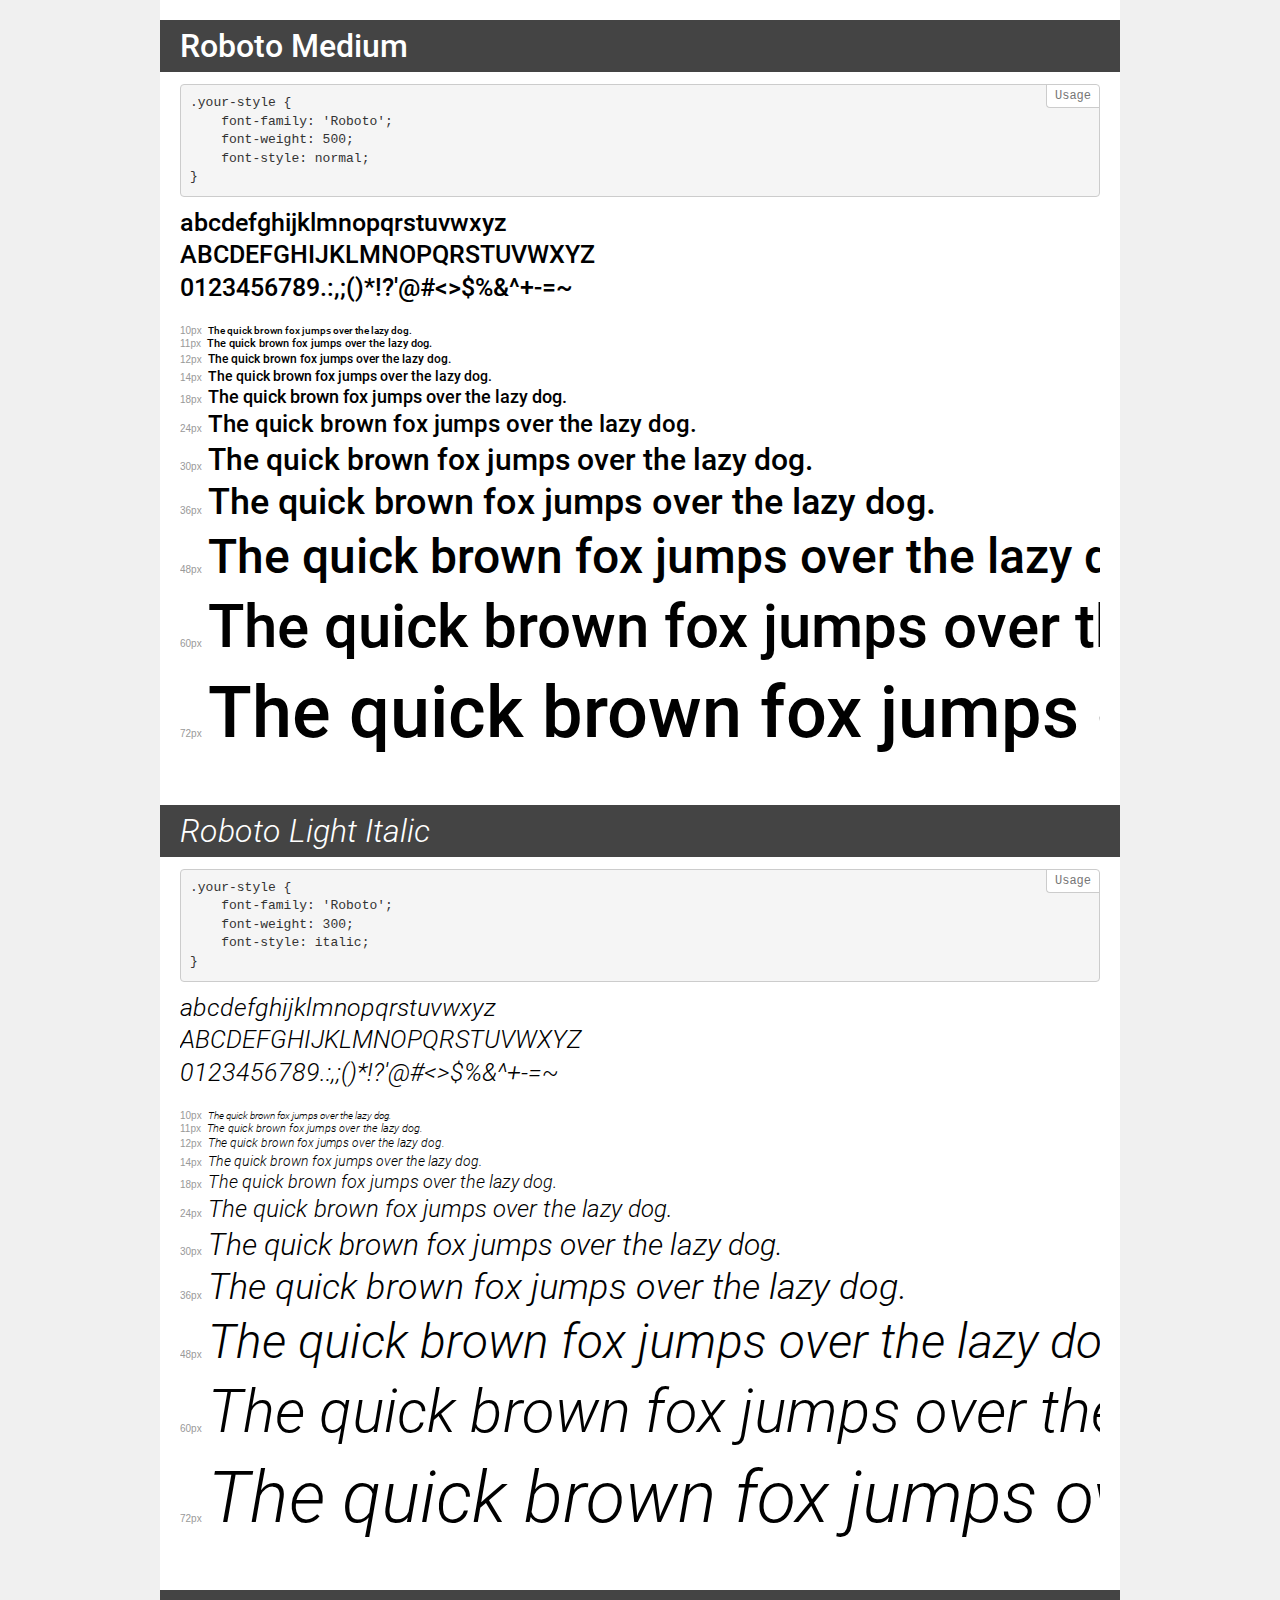
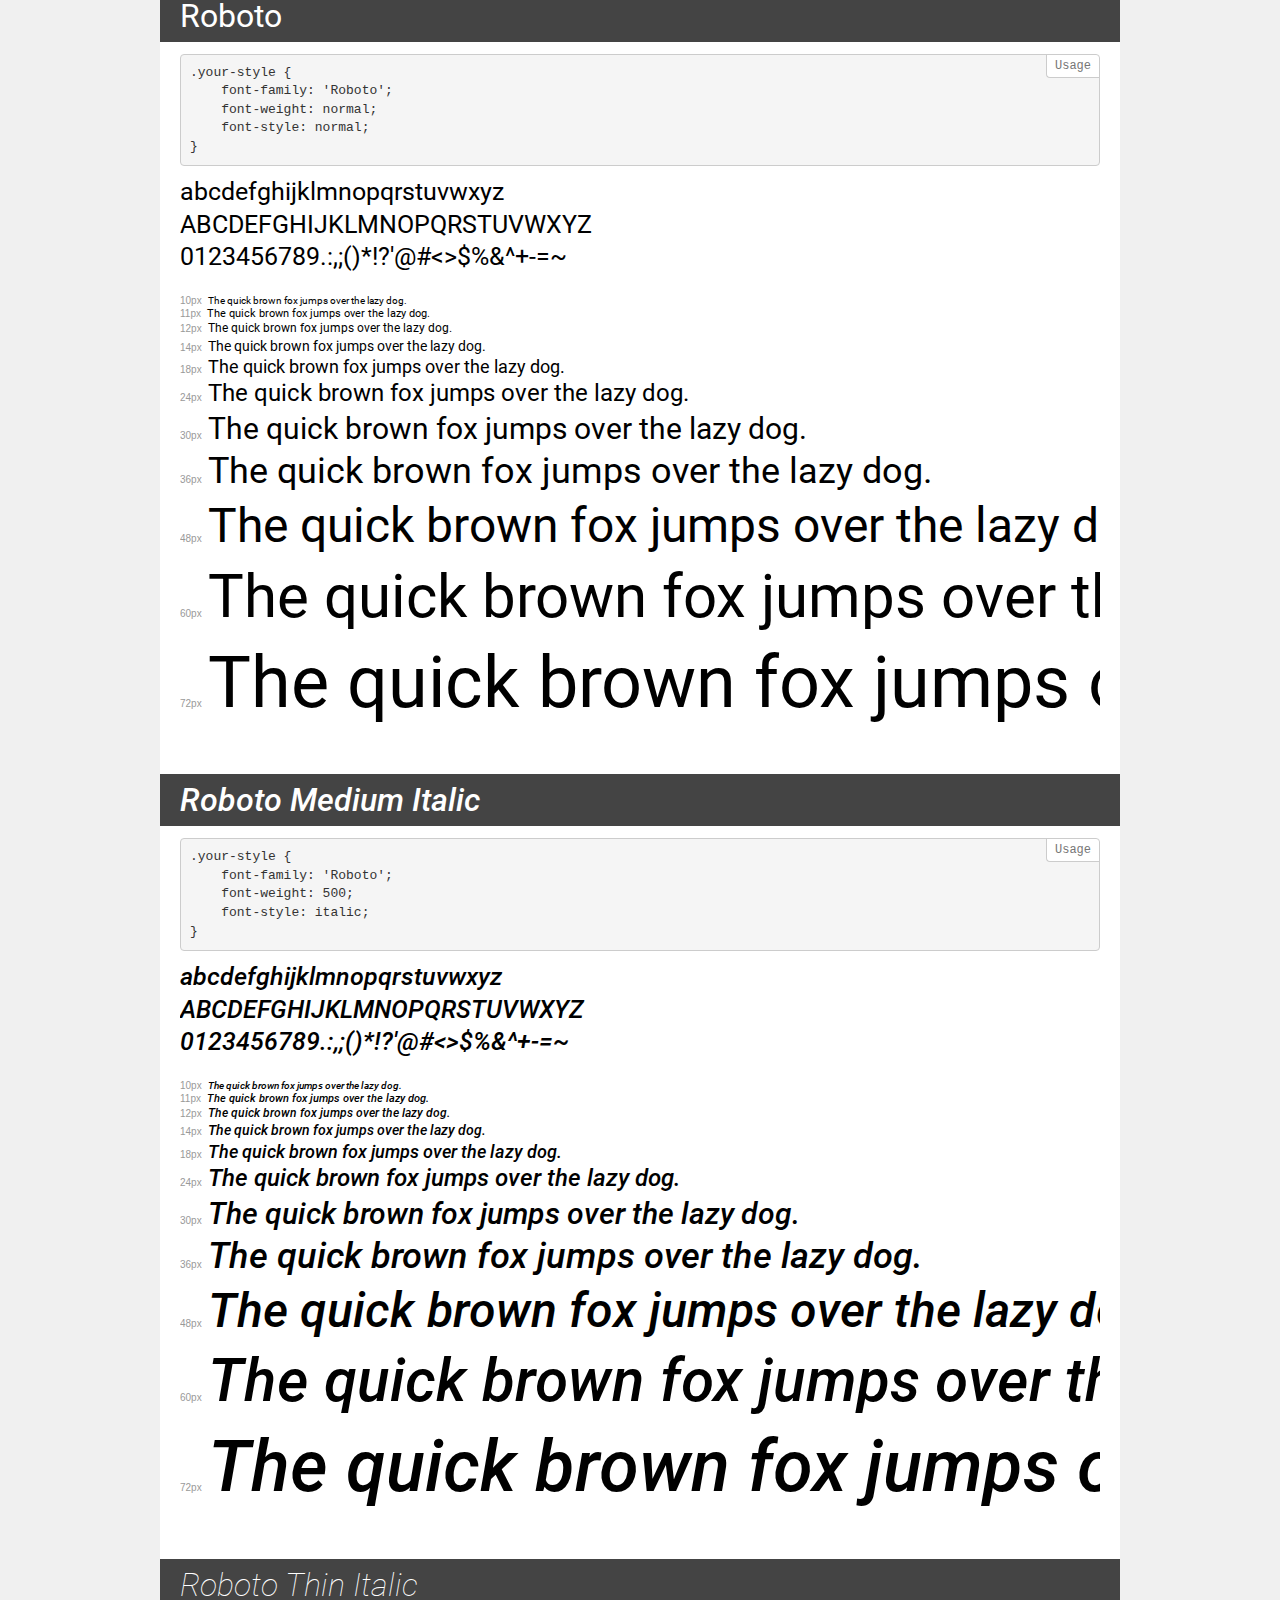
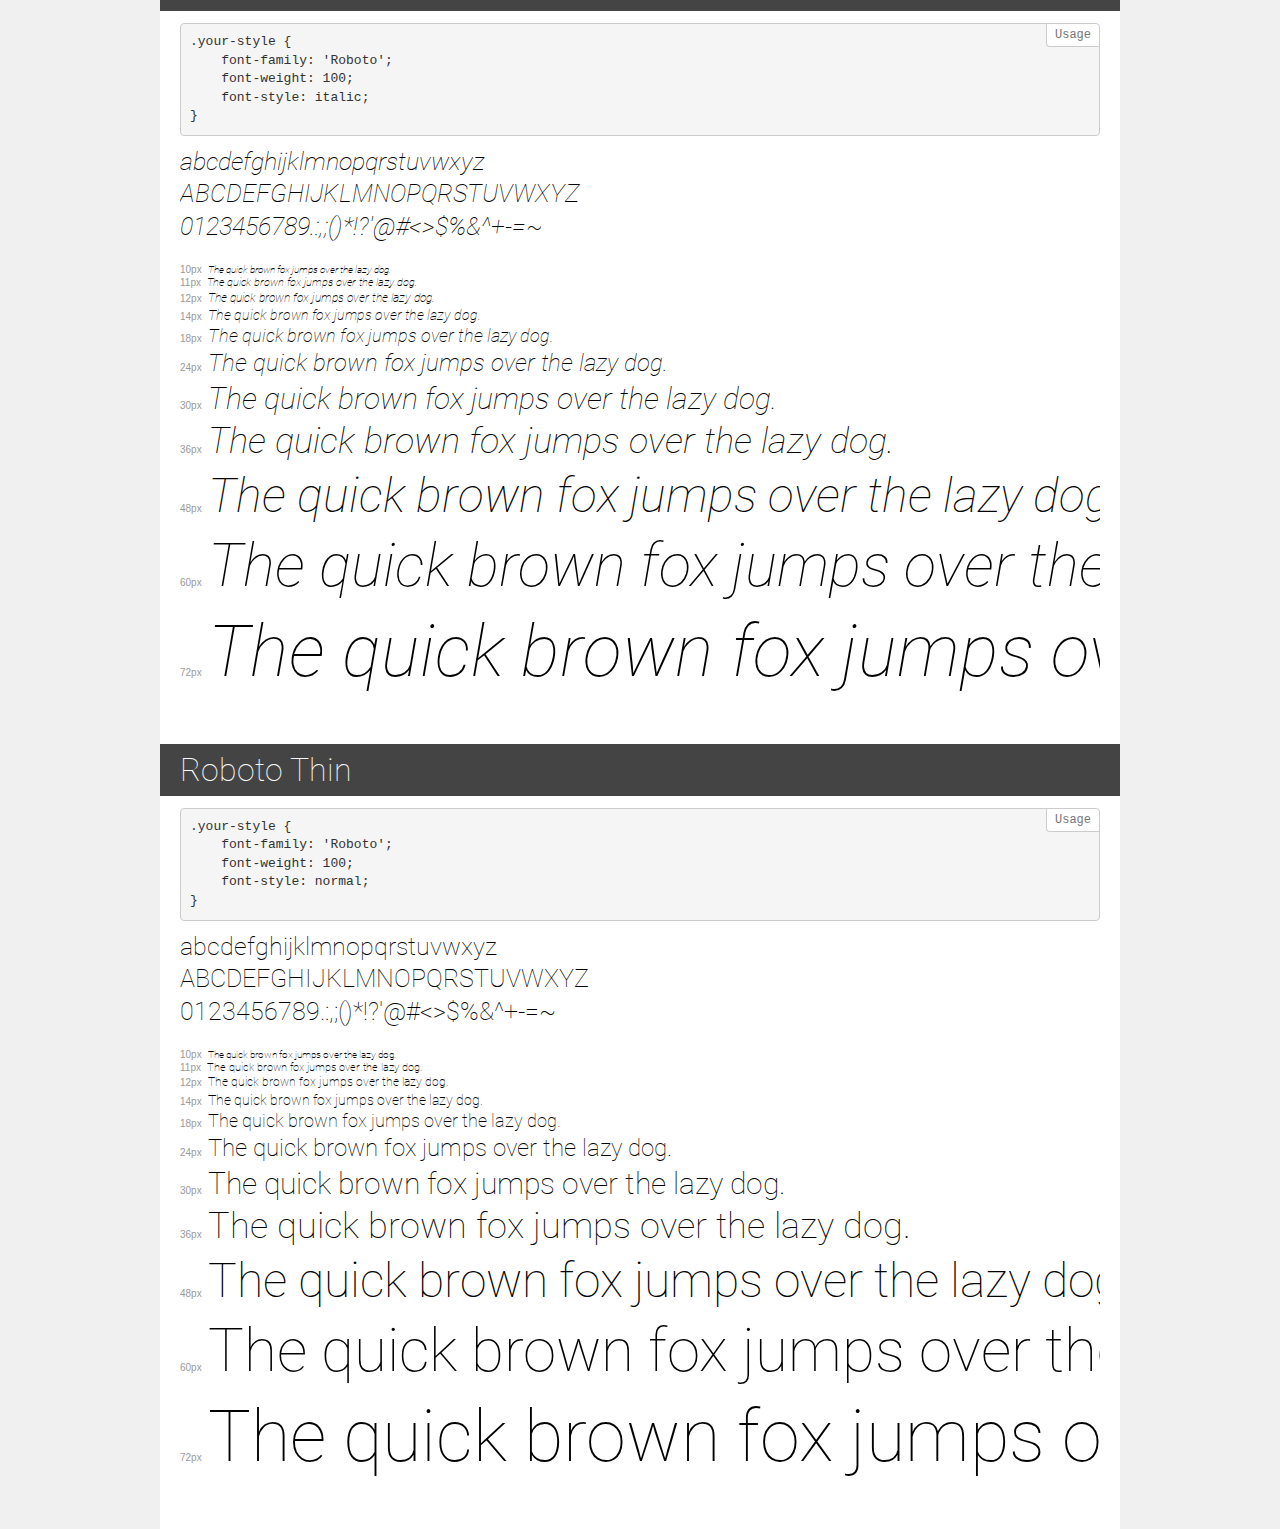
<file: fonts/Roboto/demo.html>
<!DOCTYPE html>
<html lang="en">
<head>
    <meta charset="utf-8">
    <meta http-equiv="X-UA-Compatible" content="IE=edge">
    <meta name="viewport" content="width=device-width, initial-scale=1">
    <meta name="robots" content="noindex, noarchive">
    <meta name="format-detection" content="telephone=no">
    <title>Transfonter demo</title>
    <link href="stylesheet.css" rel="stylesheet">
    <style>
        /*
        http://meyerweb.com/eric/tools/css/reset/
        v2.0 | 20110126
        License: none (public domain)
        */
        html, body, div, span, applet, object, iframe,
        h1, h2, h3, h4, h5, h6, p, blockquote, pre,
        a, abbr, acronym, address, big, cite, code,
        del, dfn, em, img, ins, kbd, q, s, samp,
        small, strike, strong, sub, sup, tt, var,
        b, u, i, center,
        dl, dt, dd, ol, ul, li,
        fieldset, form, label, legend,
        table, caption, tbody, tfoot, thead, tr, th, td,
        article, aside, canvas, details, embed,
        figure, figcaption, footer, header, hgroup,
        menu, nav, output, ruby, section, summary,
        time, mark, audio, video {
            margin: 0;
            padding: 0;
            border: 0;
            font-size: 100%;
            font: inherit;
            vertical-align: baseline;
        }
        /* HTML5 display-role reset for older browsers */
        article, aside, details, figcaption, figure,
        footer, header, hgroup, menu, nav, section {
            display: block;
        }
        body {
            line-height: 1;
        }
        ol, ul {
            list-style: none;
        }
        blockquote, q {
            quotes: none;
        }
        blockquote:before, blockquote:after,
        q:before, q:after {
            content: '';
            content: none;
        }
        table {
            border-collapse: collapse;
            border-spacing: 0;
        }
        /* demo styles */
        body {
            background: #f0f0f0;
            color: #000;
        }
        .page {
            background: #fff;
            width: 920px;
            margin: 0 auto;
            padding: 20px 20px 0 20px;
            overflow: hidden;
        }
        .font-container {
            overflow-x: auto;
            overflow-y: hidden;
            margin-bottom: 40px;
            line-height: 1.3;
            white-space: nowrap;
            padding-bottom: 5px;
        }
        h1 {
            position: relative;
            background: #444;
            font-size: 32px;
            color: #fff;
            padding: 10px 20px;
            margin: 0 -20px 12px -20px;
        }
        .letters {
            font-size: 25px;
            margin-bottom: 20px;
        }
        .s10:before {
            content: '10px';
        }
        .s11:before {
            content: '11px';
        }
        .s12:before {
            content: '12px';
        }
        .s14:before {
            content: '14px';
        }
        .s18:before {
            content: '18px';
        }
        .s24:before {
            content: '24px';
        }
        .s30:before {
            content: '30px';
        }
        .s36:before {
            content: '36px';
        }
        .s48:before {
            content: '48px';
        }
        .s60:before {
            content: '60px';
        }
        .s72:before {
            content: '72px';
        }
        .s10:before, .s11:before, .s12:before, .s14:before,
        .s18:before, .s24:before, .s30:before, .s36:before,
        .s48:before, .s60:before, .s72:before {
            font-family: Arial, sans-serif;
            font-size: 10px;
            font-weight: normal;
            font-style: normal;
            color: #999;
            padding-right: 6px;
        }
        pre {
            display: block;
            position: relative;
            padding: 9px;
            margin: 0 0 10px;
            font-family: Monaco, Menlo, Consolas, "Courier New", monospace;
            font-size: 13px;
            line-height: 1.428571429;
            color: #333;
            font-weight: normal;
            font-style: normal;
            background-color: #f5f5f5;
            border: 1px solid #ccc;
            overflow-x: auto;
            border-radius: 4px;
        }
        pre:after {
            display: block;
            position: absolute;
            right: 0;
            top: 0;
            content: 'Usage';
            line-height: 1;
            padding: 5px 8px;
            font-size: 12px;
            color: #767676;
            background-color: #fff;
            border: 1px solid #ccc;
            border-right: none;
            border-top: none;
            border-radius: 0 4px 0 4px;
            z-index: 10;
        }
        /* responsive */
        @media (max-width: 959px) {
            .page {
                width: auto;
                margin: 0;
            }
        }
    </style>
</head>
<body>
<div class="page">
    <div class="demo">
        <h1 style="font-family: 'Roboto'; font-weight: 500; font-style: normal;">Roboto Medium</h1>
        <pre>.your-style {
    font-family: 'Roboto';
    font-weight: 500;
    font-style: normal;
}</pre>
        <div class="font-container" style="font-family: 'Roboto'; font-weight: 500; font-style: normal;">
            <p class="letters">
                abcdefghijklmnopqrstuvwxyz<br>
ABCDEFGHIJKLMNOPQRSTUVWXYZ<br>
                0123456789.:,;()*!?'@#<>$%&^+-=~
            </p>
            <p class="s10" style="font-size: 10px;">The quick brown fox jumps over the lazy dog.</p>
            <p class="s11" style="font-size: 11px;">The quick brown fox jumps over the lazy dog.</p>
            <p class="s12" style="font-size: 12px;">The quick brown fox jumps over the lazy dog.</p>
            <p class="s14" style="font-size: 14px;">The quick brown fox jumps over the lazy dog.</p>
            <p class="s18" style="font-size: 18px;">The quick brown fox jumps over the lazy dog.</p>
            <p class="s24" style="font-size: 24px;">The quick brown fox jumps over the lazy dog.</p>
            <p class="s30" style="font-size: 30px;">The quick brown fox jumps over the lazy dog.</p>
            <p class="s36" style="font-size: 36px;">The quick brown fox jumps over the lazy dog.</p>
            <p class="s48" style="font-size: 48px;">The quick brown fox jumps over the lazy dog.</p>
            <p class="s60" style="font-size: 60px;">The quick brown fox jumps over the lazy dog.</p>
            <p class="s72" style="font-size: 72px;">The quick brown fox jumps over the lazy dog.</p>
        </div>
    </div>
    <div class="demo">
        <h1 style="font-family: 'Roboto'; font-weight: 300; font-style: italic;">Roboto Light Italic</h1>
        <pre>.your-style {
    font-family: 'Roboto';
    font-weight: 300;
    font-style: italic;
}</pre>
        <div class="font-container" style="font-family: 'Roboto'; font-weight: 300; font-style: italic;">
            <p class="letters">
                abcdefghijklmnopqrstuvwxyz<br>
ABCDEFGHIJKLMNOPQRSTUVWXYZ<br>
                0123456789.:,;()*!?'@#<>$%&^+-=~
            </p>
            <p class="s10" style="font-size: 10px;">The quick brown fox jumps over the lazy dog.</p>
            <p class="s11" style="font-size: 11px;">The quick brown fox jumps over the lazy dog.</p>
            <p class="s12" style="font-size: 12px;">The quick brown fox jumps over the lazy dog.</p>
            <p class="s14" style="font-size: 14px;">The quick brown fox jumps over the lazy dog.</p>
            <p class="s18" style="font-size: 18px;">The quick brown fox jumps over the lazy dog.</p>
            <p class="s24" style="font-size: 24px;">The quick brown fox jumps over the lazy dog.</p>
            <p class="s30" style="font-size: 30px;">The quick brown fox jumps over the lazy dog.</p>
            <p class="s36" style="font-size: 36px;">The quick brown fox jumps over the lazy dog.</p>
            <p class="s48" style="font-size: 48px;">The quick brown fox jumps over the lazy dog.</p>
            <p class="s60" style="font-size: 60px;">The quick brown fox jumps over the lazy dog.</p>
            <p class="s72" style="font-size: 72px;">The quick brown fox jumps over the lazy dog.</p>
        </div>
    </div>
    <div class="demo">
        <h1 style="font-family: 'Roboto'; font-weight: normal; font-style: normal;">Roboto</h1>
        <pre>.your-style {
    font-family: 'Roboto';
    font-weight: normal;
    font-style: normal;
}</pre>
        <div class="font-container" style="font-family: 'Roboto'; font-weight: normal; font-style: normal;">
            <p class="letters">
                abcdefghijklmnopqrstuvwxyz<br>
ABCDEFGHIJKLMNOPQRSTUVWXYZ<br>
                0123456789.:,;()*!?'@#<>$%&^+-=~
            </p>
            <p class="s10" style="font-size: 10px;">The quick brown fox jumps over the lazy dog.</p>
            <p class="s11" style="font-size: 11px;">The quick brown fox jumps over the lazy dog.</p>
            <p class="s12" style="font-size: 12px;">The quick brown fox jumps over the lazy dog.</p>
            <p class="s14" style="font-size: 14px;">The quick brown fox jumps over the lazy dog.</p>
            <p class="s18" style="font-size: 18px;">The quick brown fox jumps over the lazy dog.</p>
            <p class="s24" style="font-size: 24px;">The quick brown fox jumps over the lazy dog.</p>
            <p class="s30" style="font-size: 30px;">The quick brown fox jumps over the lazy dog.</p>
            <p class="s36" style="font-size: 36px;">The quick brown fox jumps over the lazy dog.</p>
            <p class="s48" style="font-size: 48px;">The quick brown fox jumps over the lazy dog.</p>
            <p class="s60" style="font-size: 60px;">The quick brown fox jumps over the lazy dog.</p>
            <p class="s72" style="font-size: 72px;">The quick brown fox jumps over the lazy dog.</p>
        </div>
    </div>
    <div class="demo">
        <h1 style="font-family: 'Roboto'; font-weight: 500; font-style: italic;">Roboto Medium Italic</h1>
        <pre>.your-style {
    font-family: 'Roboto';
    font-weight: 500;
    font-style: italic;
}</pre>
        <div class="font-container" style="font-family: 'Roboto'; font-weight: 500; font-style: italic;">
            <p class="letters">
                abcdefghijklmnopqrstuvwxyz<br>
ABCDEFGHIJKLMNOPQRSTUVWXYZ<br>
                0123456789.:,;()*!?'@#<>$%&^+-=~
            </p>
            <p class="s10" style="font-size: 10px;">The quick brown fox jumps over the lazy dog.</p>
            <p class="s11" style="font-size: 11px;">The quick brown fox jumps over the lazy dog.</p>
            <p class="s12" style="font-size: 12px;">The quick brown fox jumps over the lazy dog.</p>
            <p class="s14" style="font-size: 14px;">The quick brown fox jumps over the lazy dog.</p>
            <p class="s18" style="font-size: 18px;">The quick brown fox jumps over the lazy dog.</p>
            <p class="s24" style="font-size: 24px;">The quick brown fox jumps over the lazy dog.</p>
            <p class="s30" style="font-size: 30px;">The quick brown fox jumps over the lazy dog.</p>
            <p class="s36" style="font-size: 36px;">The quick brown fox jumps over the lazy dog.</p>
            <p class="s48" style="font-size: 48px;">The quick brown fox jumps over the lazy dog.</p>
            <p class="s60" style="font-size: 60px;">The quick brown fox jumps over the lazy dog.</p>
            <p class="s72" style="font-size: 72px;">The quick brown fox jumps over the lazy dog.</p>
        </div>
    </div>
    <div class="demo">
        <h1 style="font-family: 'Roboto'; font-weight: 100; font-style: italic;">Roboto Thin Italic</h1>
        <pre>.your-style {
    font-family: 'Roboto';
    font-weight: 100;
    font-style: italic;
}</pre>
        <div class="font-container" style="font-family: 'Roboto'; font-weight: 100; font-style: italic;">
            <p class="letters">
                abcdefghijklmnopqrstuvwxyz<br>
ABCDEFGHIJKLMNOPQRSTUVWXYZ<br>
                0123456789.:,;()*!?'@#<>$%&^+-=~
            </p>
            <p class="s10" style="font-size: 10px;">The quick brown fox jumps over the lazy dog.</p>
            <p class="s11" style="font-size: 11px;">The quick brown fox jumps over the lazy dog.</p>
            <p class="s12" style="font-size: 12px;">The quick brown fox jumps over the lazy dog.</p>
            <p class="s14" style="font-size: 14px;">The quick brown fox jumps over the lazy dog.</p>
            <p class="s18" style="font-size: 18px;">The quick brown fox jumps over the lazy dog.</p>
            <p class="s24" style="font-size: 24px;">The quick brown fox jumps over the lazy dog.</p>
            <p class="s30" style="font-size: 30px;">The quick brown fox jumps over the lazy dog.</p>
            <p class="s36" style="font-size: 36px;">The quick brown fox jumps over the lazy dog.</p>
            <p class="s48" style="font-size: 48px;">The quick brown fox jumps over the lazy dog.</p>
            <p class="s60" style="font-size: 60px;">The quick brown fox jumps over the lazy dog.</p>
            <p class="s72" style="font-size: 72px;">The quick brown fox jumps over the lazy dog.</p>
        </div>
    </div>
    <div class="demo">
        <h1 style="font-family: 'Roboto'; font-weight: 100; font-style: normal;">Roboto Thin</h1>
        <pre>.your-style {
    font-family: 'Roboto';
    font-weight: 100;
    font-style: normal;
}</pre>
        <div class="font-container" style="font-family: 'Roboto'; font-weight: 100; font-style: normal;">
            <p class="letters">
                abcdefghijklmnopqrstuvwxyz<br>
ABCDEFGHIJKLMNOPQRSTUVWXYZ<br>
                0123456789.:,;()*!?'@#<>$%&^+-=~
            </p>
            <p class="s10" style="font-size: 10px;">The quick brown fox jumps over the lazy dog.</p>
            <p class="s11" style="font-size: 11px;">The quick brown fox jumps over the lazy dog.</p>
            <p class="s12" style="font-size: 12px;">The quick brown fox jumps over the lazy dog.</p>
            <p class="s14" style="font-size: 14px;">The quick brown fox jumps over the lazy dog.</p>
            <p class="s18" style="font-size: 18px;">The quick brown fox jumps over the lazy dog.</p>
            <p class="s24" style="font-size: 24px;">The quick brown fox jumps over the lazy dog.</p>
            <p class="s30" style="font-size: 30px;">The quick brown fox jumps over the lazy dog.</p>
            <p class="s36" style="font-size: 36px;">The quick brown fox jumps over the lazy dog.</p>
            <p class="s48" style="font-size: 48px;">The quick brown fox jumps over the lazy dog.</p>
            <p class="s60" style="font-size: 60px;">The quick brown fox jumps over the lazy dog.</p>
            <p class="s72" style="font-size: 72px;">The quick brown fox jumps over the lazy dog.</p>
        </div>
    </div>
</div>
</body>
</html>
</file>
<file: fonts/Roboto/stylesheet.css>
@font-face {
    font-family: 'Roboto';
    src: url('Roboto-Medium.eot');
    src: url('Roboto-Medium.eot?#iefix') format('embedded-opentype'),
        url('Roboto-Medium.woff2') format('woff2'),
        url('Roboto-Medium.woff') format('woff'),
        url('Roboto-Medium.ttf') format('truetype');
    font-weight: 500;
    font-style: normal;
    font-display: swap;
}

@font-face {
    font-family: 'Roboto';
    src: url('Roboto-LightItalic.eot');
    src: url('Roboto-LightItalic.eot?#iefix') format('embedded-opentype'),
        url('Roboto-LightItalic.woff2') format('woff2'),
        url('Roboto-LightItalic.woff') format('woff'),
        url('Roboto-LightItalic.ttf') format('truetype');
    font-weight: 300;
    font-style: italic;
    font-display: swap;
}

@font-face {
    font-family: 'Roboto';
    src: url('Roboto-Regular.eot');
    src: url('Roboto-Regular.eot?#iefix') format('embedded-opentype'),
        url('Roboto-Regular.woff2') format('woff2'),
        url('Roboto-Regular.woff') format('woff'),
        url('Roboto-Regular.ttf') format('truetype');
    font-weight: normal;
    font-style: normal;
    font-display: swap;
}

@font-face {
    font-family: 'Roboto';
    src: url('Roboto-MediumItalic.eot');
    src: url('Roboto-MediumItalic.eot?#iefix') format('embedded-opentype'),
        url('Roboto-MediumItalic.woff2') format('woff2'),
        url('Roboto-MediumItalic.woff') format('woff'),
        url('Roboto-MediumItalic.ttf') format('truetype');
    font-weight: 500;
    font-style: italic;
    font-display: swap;
}

@font-face {
    font-family: 'Roboto';
    src: url('Roboto-ThinItalic.eot');
    src: url('Roboto-ThinItalic.eot?#iefix') format('embedded-opentype'),
        url('Roboto-ThinItalic.woff2') format('woff2'),
        url('Roboto-ThinItalic.woff') format('woff'),
        url('Roboto-ThinItalic.ttf') format('truetype');
    font-weight: 100;
    font-style: italic;
    font-display: swap;
}

@font-face {
    font-family: 'Roboto';
    src: url('Roboto-Thin.eot');
    src: url('Roboto-Thin.eot?#iefix') format('embedded-opentype'),
        url('Roboto-Thin.woff2') format('woff2'),
        url('Roboto-Thin.woff') format('woff'),
        url('Roboto-Thin.ttf') format('truetype');
    font-weight: 100;
    font-style: normal;
    font-display: swap;
}
</file>
